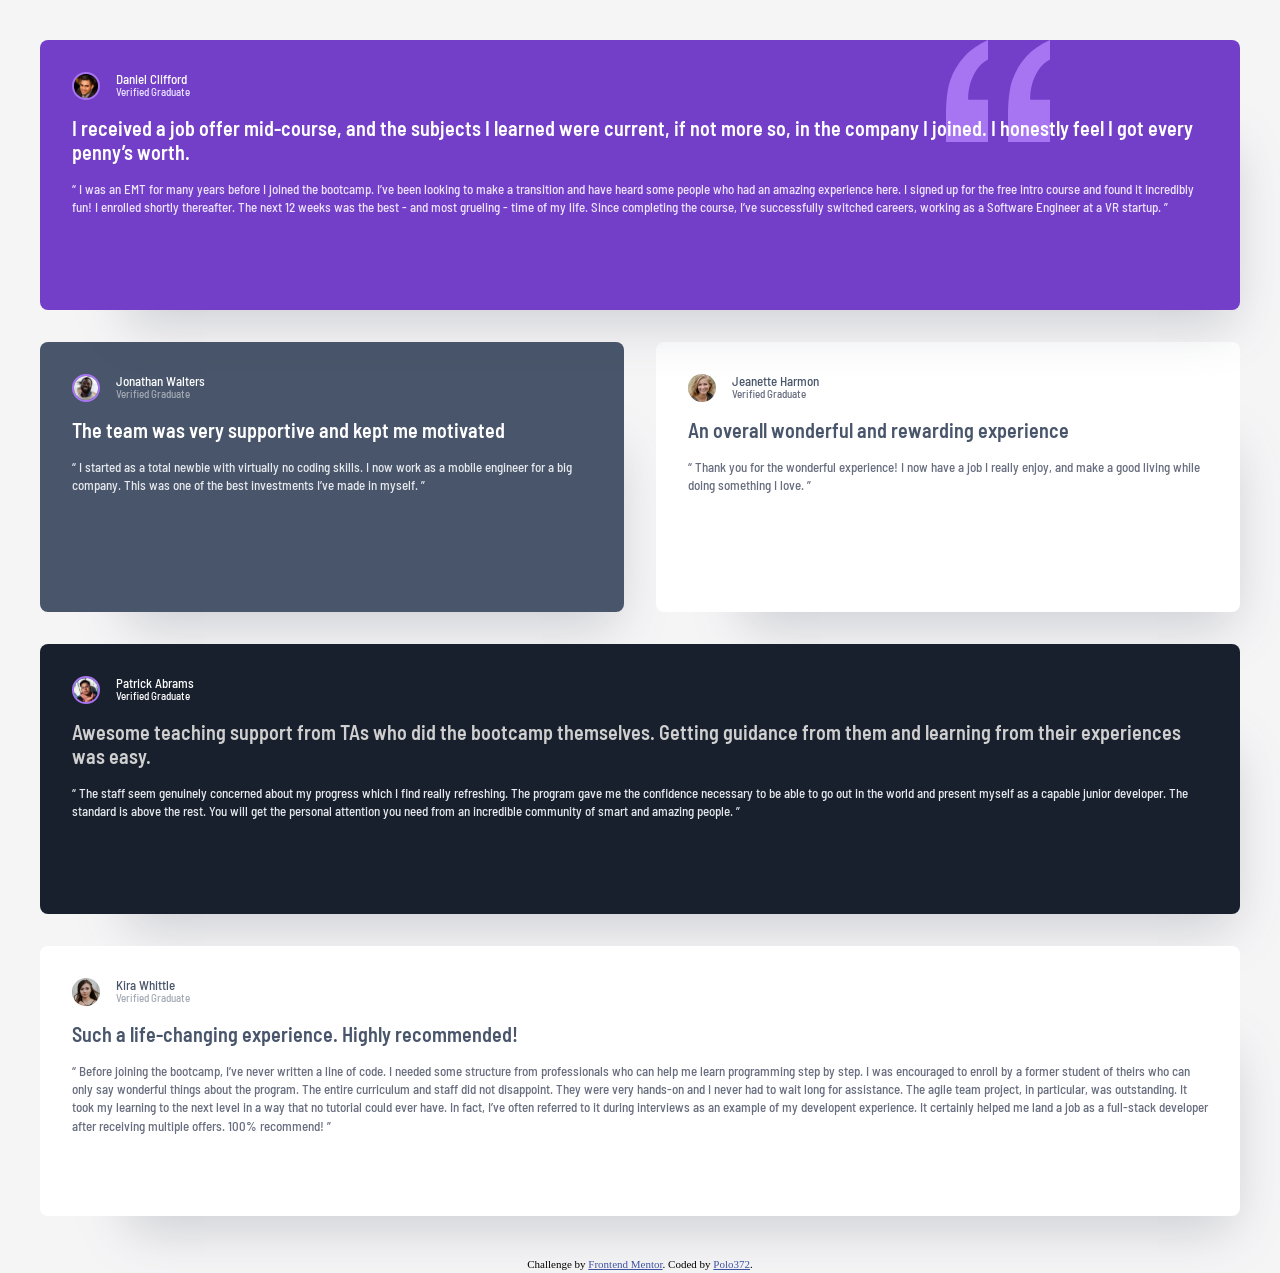
<file: index.html>
<!DOCTYPE html>
<html lang="en">
<head>
  <meta charset="UTF-8">
  <meta name="viewport" content="width=device-width, initial-scale=1.0"> <!-- displays site properly based on user's device -->
  <link rel="preconnect" href="https://fonts.googleapis.com">
  <link rel="preconnect" href="https://fonts.gstatic.com" crossorigin>
  <link href="https://fonts.googleapis.com/css2?family=Barlow+Semi+Condensed:ital,wght@0,100;0,200;0,300;0,400;0,500;0,600;0,700;0,800;0,900;1,100;1,200;1,300;1,400;1,500;1,600;1,700;1,800;1,900&display=swap" rel="stylesheet">
  <link rel="icon" type="image/png" sizes="32x32" href="./images/favicon-32x32.png">
  <link rel="stylesheet" href="./style/style.css">
  <meta name="description" content="A testimonial page">
  <title>Frontend Mentor | [Challenge Name Here]</title>

  <!-- Feel free to remove these styles or customise in your own stylesheet 👍 -->
  <style>
    .attribution { font-size: 0.6875rem; text-align: center; }
    .attribution a { color: hsl(228, 45%, 44%); }
  </style>
</head>
<body>
  <main>
    <section class="card card--purple">
            <img src="./images/bg-pattern-quotation.svg" alt="" aria-hidden="true" class="quotation">
      <header>
        <img src="./images/image-daniel.jpg" alt="Daniel's portrait" class="img__border--purple img--round">
        <div class="witness">
          <p class="name name--white  text-preset-2">Daniel Clifford</p> <!-- white -->
          <p class="type type--purple text-preset-4">Verified Graduate</p> <!-- purple 50 -->
        </div>
      </header> 
      <article>
        <p class="text-preset-1 testimonies testimonies--white"> <!-- white -->
          I received a job offer mid-course, and the subjects I learned were current, if not more so,
          in the company I joined. I honestly feel I got every penny’s worth.
        </p>

        <p class="text-preset-3 citation citation--purple">
          “ I was an EMT for many years before I joined the bootcamp. I’ve been looking to make a
          transition and have heard some people who had an amazing experience here. I signed up
          for the free intro course and found it incredibly fun! I enrolled shortly thereafter.
          The next 12 weeks was the best - and most grueling - time of my life. Since completing
          the course, I’ve successfully switched careers, working as a Software Engineer at a VR startup. ”
        </p>
      </article>
    </section>
   
    <section class="card card--grey">
      <header>
        <img src="./images/image-jonathan.jpg" alt="Jonathan's portrait" class="img__border--purple img--round">
        <div class="wrapper">
          <p class="name name--white text-preset-2">Jonathan Walters</p>
          <p class="type type--grey text-preset-4">Verified Graduate</p>
        </div>
      </header>
      <article>
        <p class="text-preset-1 testimonies testimonies--white">The team was very supportive and kept me motivated</p>
        <p class="text-preset-3 citation citation--grey100">
          “ I started as a total newbie with virtually no coding skills. I now work as a mobile engineer
          for a big company. This was one of the best investments I’ve made in myself. ”
        </p>
      </article>
    </section>

    <section class="card card--white card--little">
      <header>
        <img src="./images/image-jeanette.jpg" alt="Jeanette's portrait" class="img--round">
          <div class="wrapper">
            <p class="name name--grey500 text-preset-2">Jeanette Harmon</p>
            <p class="type type--grey400 text-preset-4">Verified Graduate</p>
          </div>
      </header>
      <article>
        <p class="text-preset-1 testimonies testimonies--grey500">An overall wonderful and rewarding experience</p>
        <p class="text-preset-3 citation citation--grey400">“ Thank you for the wonderful experience! I now have a job I really enjoy, and make a good living
        while doing something I love. ”</p>
      </article>
    </section>

    <section class="card card--darkblue">
      <header>
        <img src="./images/image-patrick.jpg" alt="Patrick's portrait" class="img__border--purple img--round">
        <div class="wrapper">
          <p class="name name--white text-preset-2">Patrick Abrams</p>
          <p class="type type--white text-preset-4">Verified Graduate</p>
        </div>
      </header>
      <article>
        <p class="text-preset-1 testimonies testimonies--grey200">
          Awesome teaching support from TAs who did the bootcamp themselves. Getting guidance from them and
          learning from their experiences was easy.
        </p>
        <p class="text-preset-3 citation citation--grey100">
          “ The staff seem genuinely concerned about my progress which I find really refreshing. The program
          gave me the confidence necessary to be able to go out in the world and present myself as a capable
          junior developer. The standard is above the rest. You will get the personal attention you need from
          an incredible community of smart and amazing people. ”
        </p>
      </article>
    </section>

    <section class="card card--white card--big">
      <header>
        <img src="./images/image-kira.jpg" alt="Kira's portrait" class="img--round">
        <div class="wrapper">
          <p class="name name--grey500 text-preset-2">Kira Whittle</p>
          <p class="type type--grey text-preset-4">Verified Graduate</p>
        </div>
      </header>
      <article>
        <p class="text-preset-1 testimonies testimonies--grey500">Such a life-changing experience. Highly recommended!</p>
        <p class="text-preset-3 citation citation--grey400">“ Before joining the bootcamp, I’ve never written a line of code. I needed some structure from
        professionals who can help me learn programming step by step. I was encouraged to enroll by a former
        student of theirs who can only say wonderful things about the program. The entire curriculum and staff
        did not disappoint. They were very hands-on and I never had to wait long for assistance. The agile team
        project, in particular, was outstanding. It took my learning to the next level in a way that no tutorial
        could ever have. In fact, I’ve often referred to it during interviews as an example of my developent
        experience. It certainly helped me land a job as a full-stack developer after receiving multiple offers.
        100% recommend! ”</p>
      </article>
    </section>
  </main>
  <footer class="attribution">
    Challenge by <a href="https://www.frontendmentor.io?ref=challenge">Frontend Mentor</a>. 
    Coded by <a href="https://github.com/polo372">Polo372</a>.
  </footer>
</body>
</html>
</file>
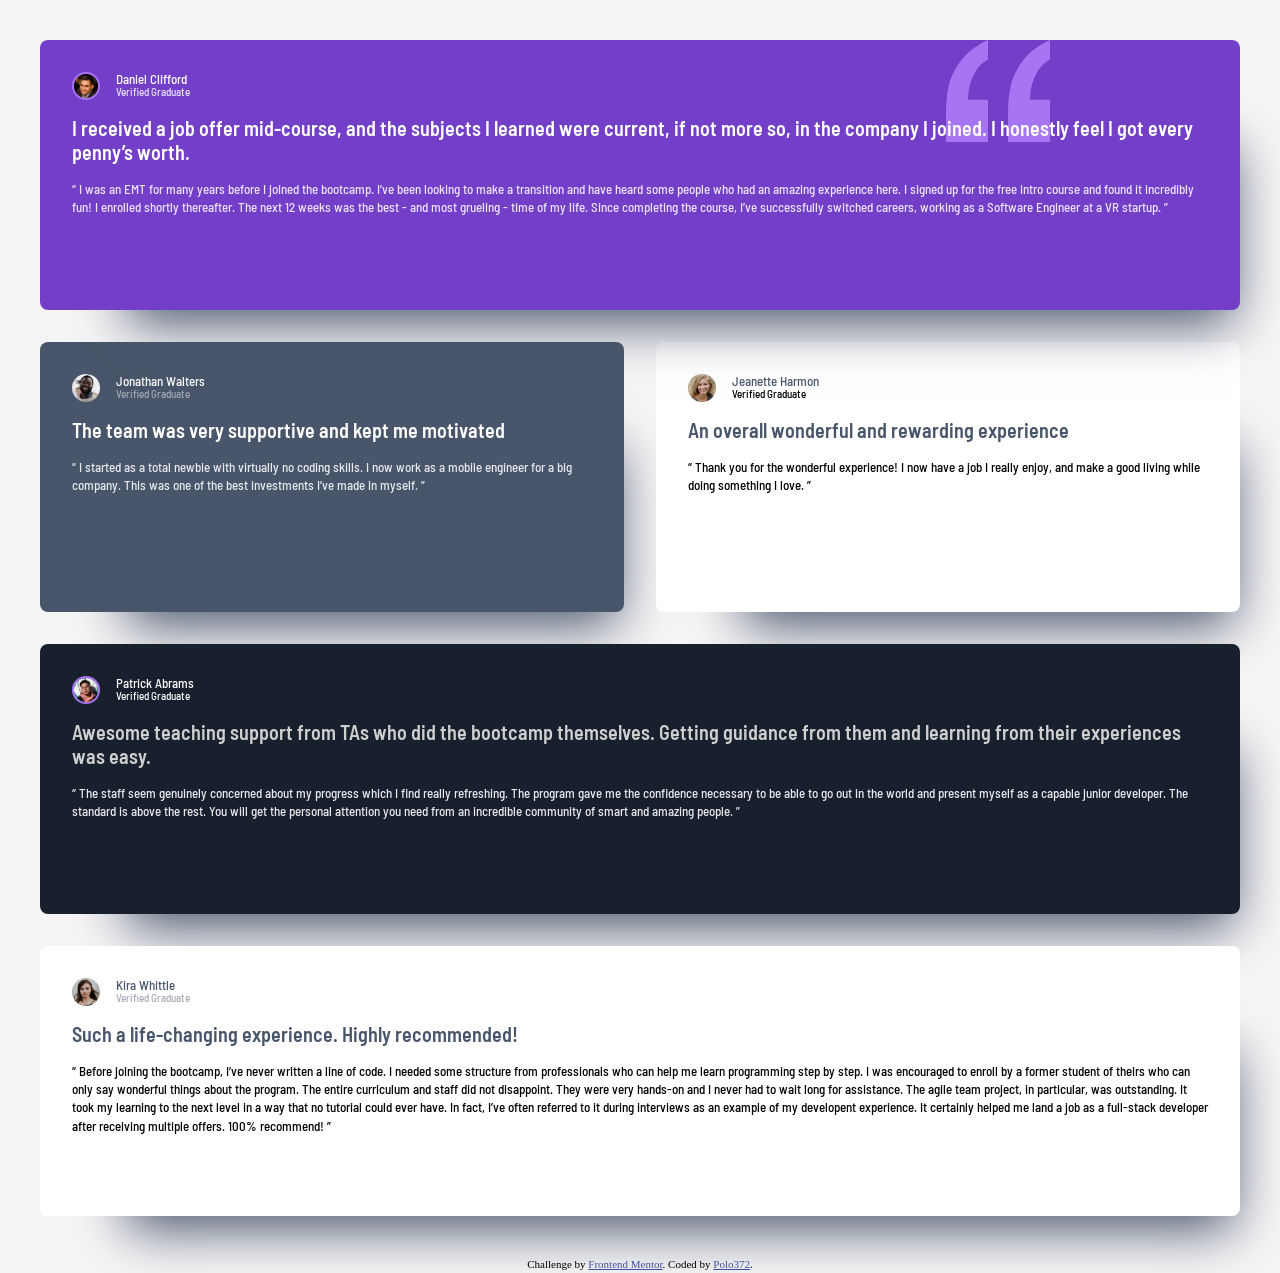
<file: testimonials-grid-section-main/index.html>
<!DOCTYPE html>
<html lang="en">
<head>
  <meta charset="UTF-8">
  <meta name="viewport" content="width=device-width, initial-scale=1.0"> <!-- displays site properly based on user's device -->
  <link rel="preconnect" href="https://fonts.googleapis.com">
  <link rel="preconnect" href="https://fonts.gstatic.com" crossorigin>
  <link href="https://fonts.googleapis.com/css2?family=Barlow+Semi+Condensed:ital,wght@0,100;0,200;0,300;0,400;0,500;0,600;0,700;0,800;0,900;1,100;1,200;1,300;1,400;1,500;1,600;1,700;1,800;1,900&display=swap" rel="stylesheet">
  <link rel="icon" type="image/png" sizes="32x32" href="./images/favicon-32x32.png">
  <link rel="stylesheet" href="./style/style.css">
  <meta name="description" content="A testimonial page">
  <title>Frontend Mentor | [Challenge Name Here]</title>

  <!-- Feel free to remove these styles or customise in your own stylesheet 👍 -->
  <style>
    .attribution { font-size: 0.6875rem; text-align: center; }
    .attribution a { color: hsl(228, 45%, 44%); }
  </style>
</head>
<body>
  <main>
    <section class="card card--purple">
            <img src="./images/bg-pattern-quotation.svg" alt="" aria-hidden="true" class="quotation">
      <header>
        <img src="./images/image-daniel.jpg" alt="Daniel's portrait" class="img__border--purple">
        <div class="witness">
          <p class="name name--white  text-preset-2">Daniel Clifford</p> <!-- white -->
          <p class="type type--purple text-preset-4">Verified Graduate</p> <!-- purple 50 -->
        </div>
      </header> 
      <article>
        <p class="text-preset-1 testimonies testimonies--white"> <!-- white -->
          I received a job offer mid-course, and the subjects I learned were current, if not more so,
          in the company I joined. I honestly feel I got every penny’s worth.
        </p>

        <p class="text-preset-3 citation citation--purple">
          “ I was an EMT for many years before I joined the bootcamp. I’ve been looking to make a
          transition and have heard some people who had an amazing experience here. I signed up
          for the free intro course and found it incredibly fun! I enrolled shortly thereafter.
          The next 12 weeks was the best - and most grueling - time of my life. Since completing
          the course, I’ve successfully switched careers, working as a Software Engineer at a VR startup. ”
        </p>
      </article>
    </section>
   
    <section class="card card--grey">
      <header>
        <img src="./images/image-jonathan.jpg" alt="Jonathan's portrait" img__border--purple>
        <div class="wrapper">
          <p class="name name--white text-preset-2">Jonathan Walters</p>
          <p class="type type--grey text-preset-4">Verified Graduate</p>
        </div>
      </header>
      <article>
        <p class="text-preset-1 testimonies testimonies--white">The team was very supportive and kept me motivated</p>
        <p class="text-preset-3 citation citation--grey100">
          “ I started as a total newbie with virtually no coding skills. I now work as a mobile engineer
          for a big company. This was one of the best investments I’ve made in myself. ”
        </p>
      </article>
    </section>

    <section class="card card--white card--little">
      <header>
        <img src="./images/image-jeanette.jpg" alt="Jeanette's portrait">
          <div class="wrapper">
            <p class="name name--grey500 text-preset-2">Jeanette Harmon</p>
            <p class="type type--grey400 text-preset-4">Verified Graduate</p>
          </div>
      </header>
      <article>
        <p class="text-preset-1 testimonies testimonies--grey500">An overall wonderful and rewarding experience</p>
        <p class="text-preset-3 citation citation--grey400">“ Thank you for the wonderful experience! I now have a job I really enjoy, and make a good living
        while doing something I love. ”</p>
      </article>
    </section>

    <section class="card card--darkblue">
      <header>
        <img src="./images/image-patrick.jpg" alt="Patrick's portrait" class="img__border--purple">
        <div class="wrapper">
          <p class="name name--white text-preset-2">Patrick Abrams</p>
          <p class="type type--white text-preset-4">Verified Graduate</p>
        </div>
      </header>
      <article>
        <p class="text-preset-1 testimonies testimonies--grey200">
          Awesome teaching support from TAs who did the bootcamp themselves. Getting guidance from them and
          learning from their experiences was easy.
        </p>
        <p class="text-preset-3 citation citation--grey100">
          “ The staff seem genuinely concerned about my progress which I find really refreshing. The program
          gave me the confidence necessary to be able to go out in the world and present myself as a capable
          junior developer. The standard is above the rest. You will get the personal attention you need from
          an incredible community of smart and amazing people. ”
        </p>
      </article>
    </section>

    <section class="card card--white card--big">
      <header>
        <img src="./images/image-kira.jpg" alt="Kira's portrait">
        <div class="wrapper">
          <p class="name name--grey500 text-preset-2">Kira Whittle</p>
          <p class="type type--grey text-preset-4">Verified Graduate</p>
        </div>
      </header>
      <article>
        <p class="text-preset-1 testimonies testimonies--grey500">Such a life-changing experience. Highly recommended!</p>
        <p class="text-preset-3 citation citation--grey400">“ Before joining the bootcamp, I’ve never written a line of code. I needed some structure from
        professionals who can help me learn programming step by step. I was encouraged to enroll by a former
        student of theirs who can only say wonderful things about the program. The entire curriculum and staff
        did not disappoint. They were very hands-on and I never had to wait long for assistance. The agile team
        project, in particular, was outstanding. It took my learning to the next level in a way that no tutorial
        could ever have. In fact, I’ve often referred to it during interviews as an example of my developent
        experience. It certainly helped me land a job as a full-stack developer after receiving multiple offers.
        100% recommend! ”</p>
      </article>
    </section>
  </main>
  <footer class="attribution">
    Challenge by <a href="https://www.frontendmentor.io?ref=challenge">Frontend Mentor</a>. 
    Coded by <a href="https://github.com/polo372">Polo372</a>.
  </footer>
</body>
</html>
</file>
<file: style/style.css>
@import 'reset.css';
@import 'variable.css';
@import 'typo.css';

body{
    min-height: 100vh;
    background-color: #F6F5F6;
}
footer{
    position: relative;
    bottom: 0;
}
main{
    margin: var(--spacing_500);
}
.card{
    /* max-height: max-content; */
    padding: var(--spacing_400);
    box-shadow: 40px 60px 50px -47px rgba(72, 85, 106, 0.2474);
    border-radius: 8px;
    margin-bottom: var(--spacing_400);
}
.card--purple{
    background-color: var(--purple_500);
}
.card--grey{
    background-color: var(--grey_500);
}
header{
    display: flex;
    justify-content: flex-start;
    /* width: 45%; */
    margin-bottom: var(--spacing_200);
}
.img--round{
    height: 28px;
    width: 28px;
    border-radius: 50%;
    margin-right: var(--spacing_200);
}
.img__border--purple {
    border: 2px solid var(--purple_300);
}

.name--white,
.testimonies--white,
.type--white{
    color: #fff;
}
.type--purple,
.citation--purple{
    color: var(--purple_50);
}
.citation,
.testimonies{
    margin-top: var(--spacing_200);
}
.type--grey{
    color: #A3AAB4;
}
.citation--grey100{
    color: var(--grey_100);
}
.card--white{
    background-color: #fff;
}
.name--grey500,
.testimonies--grey500{
    color: var(--grey_500);
}
.type--grey400,
.citation--grey400{
    color: var(--grey_400)
}
.card--darkblue{
    background-color: var(--bg_color-dark_blue);
}
.testimonies--grey200{
    color: var(--grey_200);
}
.quotation{
    display: none;
}
@media(min-width: 768px) {
    main{
        display: grid;
        grid-template-columns: repeat(8, 1fr);
        grid-template-rows: repeat(4, 1fr);
        gap: 32px;
    }
    main .card{
        margin-bottom: 0;
    }
    .card--purple{
        grid-area: 1 / 1 / 2 / -1;
        width: 100%;
        height: 270px;
        position: relative;
        z-index: 0;
        }
    .card--grey{
        grid-area: 2/ 1 / 3 / 5;
    }
    .card--little{
        grid-area : 2 / 5 / 3 / -1;
    }
    .card--darkblue{
        grid-area: 3 / 1 / 4 / -1;
    }
    .card--big{
        grid-area: 4 / 1 / -1 / -1;
    }
    .quotation{
        display: block;
        width: 104px;
        height: 102px;
        position: absolute;
        top: 0px;
        right: 190px;
        z-index: 10;
    }
    .testimonies{
        position: relative;
        z-index: 100;
    }
}
@media(min-width: 1440px) {
    body{
        display: flex;
        flex-direction: column;
        justify-content: center;
    }
    main{
        display: grid;
        grid-template-columns: repeat(12, 1fr);
        grid-template-rows: repeat(4, 1fr);
        gap: 32px;
    }
    .card--purple{
        grid-area: 1 / 1 / 3 / 7;
    }
    .card--grey{
        grid-area: 1 / 7 / 3 / 10;
    }
    .card--big{
        grid-area : 1  / 10 / -1 / -1;
    }
    .card--darkblue{
        grid-area: 3 / 4 / -1 / 10;
    }
    .card--little{
        grid-area: 3 / 1 / -1 / 4;
    }
}
</file>
<file: testimonials-grid-section-main/style/style.css>
@import 'reset.css';
@import 'variable.css';
@import 'typo.css';

body{
    min-height: 100vh;
    background-color: #F6F5F6;
}
footer{
    position: relative;
    bottom: 0;
}
main{
    margin: var(--spacing_500);
}
.card{
    /* max-height: max-content; */
    padding: var(--spacing_400);
    box-shadow: 40px 60px 50px -47px rgba(72, 85, 106, 24.74);
    border-radius: 8px;
    margin-bottom: var(--spacing_400);
}
.card--purple{
    background-color: var(--purple_500);
}
.card--grey{
    background-color: var(--grey_500);
}
header{
    display: flex;
    justify-content: flex-start;
    /* width: 45%; */
    margin-bottom: var(--spacing_200);
}
header img{
    height: 28px;
    width: 28px;
    border-radius: 50%;
    margin-right: var(--spacing_200);
}
.img__border--purple {
    border: 2px solid var(--purple_300);
}

.name--white,
.testimonies--white,
.type--white{
    color: #fff;
}
.type--purple,
.citation--purple{
    color: var(--purple_50);
}
.citation,
.testimonies{
    margin-top: var(--spacing_200);
}
.type--grey{
    color: #A3AAB4;
}
.citation--grey100{
    color: var(--grey_100);
}
.card--white{
    background-color: #fff;
}
.name--grey500,
.testimonies--grey500,
.name--grey500{
    color: var(--grey_500);
}
.type--grey400,
.citation--grey400{
    color: var(--grey_400)
}
.card--darkblue{
    background-color: var(--bg_color-dark_blue);
}
.testimonies--grey200{
    color: var(--grey_200);
}
.quotation{
    display: none;
}
@media(min-width: 768px) {
    main{
        display: grid;
        grid-template-columns: repeat(8, 1fr);
        grid-template-rows: repeat(4, 1fr);
        gap: 32px;
    }
    main .card{
        margin-bottom: 0;
    }
    .card--purple{
        grid-area: 1 / 1 / 2 / -1;
        width: 100%;
        height: 270px;
        position: relative;
        z-index: 0;
        /* margin-bottom: 0; */
        }
    .card--grey{
        grid-area: 2/ 1 / 3 / 5;
        /* width: 45%; */
        /* height: 100%; */
    }
    .card--little{
        grid-area : 2 / 5 / 3 / -1;
        /* width: 45%; */
        /* height: 246px; */
    }
    .card--darkblue{
        grid-area: 3 / 1 / 4 / -1;
    }
    .card--big{
        grid-area: 4 / 1 / -1 / -1;
    }
    .quotation{
        display: block;
        width: 104px;
        height: 102px;
        position: absolute;
        top: 0px;
        right: 190px;
        z-index: 10;
    }
    .testimonies{
        position: relative;
        z-index: 100;
    }
}
@media(min-width: 1440px) {
    body{
        display: flex;
        flex-direction: column;
        justify-content: center;
    }
    main{
        display: grid;
        grid-template-columns: repeat(12, 1fr);
        grid-template-rows: repeat(4, 1fr);
        gap: 32px;
    }
    .card--purple{
        grid-area: 1 / 1 / 3 / 7;
    }
    .card--grey{
        grid-area: 1 / 7 / 3 / 10;
    }
    .card--big{
        grid-area : 1  / 10 / -1 / -1;
    }
    .card--darkblue{
        grid-area: 3 / 4 / -1 / 10;
    }
    .card--little{
        grid-area: 3 / 1 / -1 / 4;
    }
}
</file>
